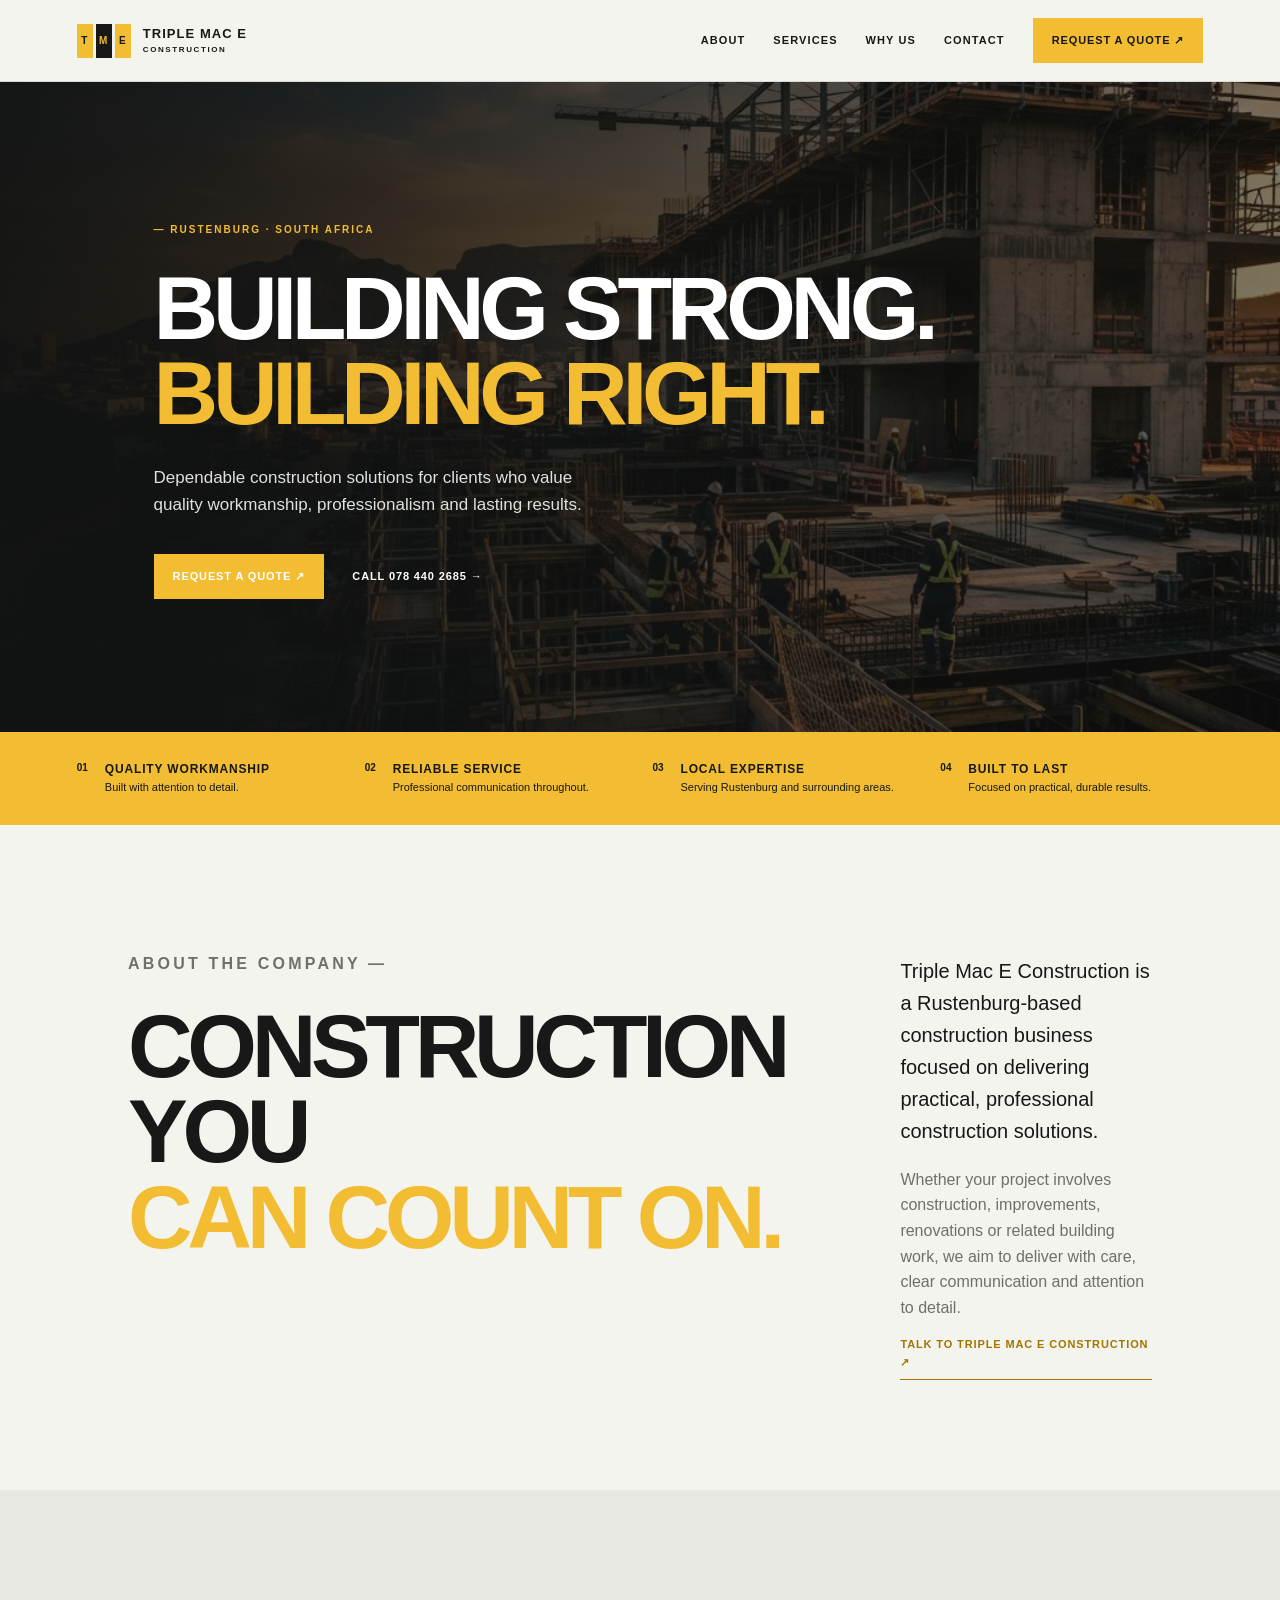
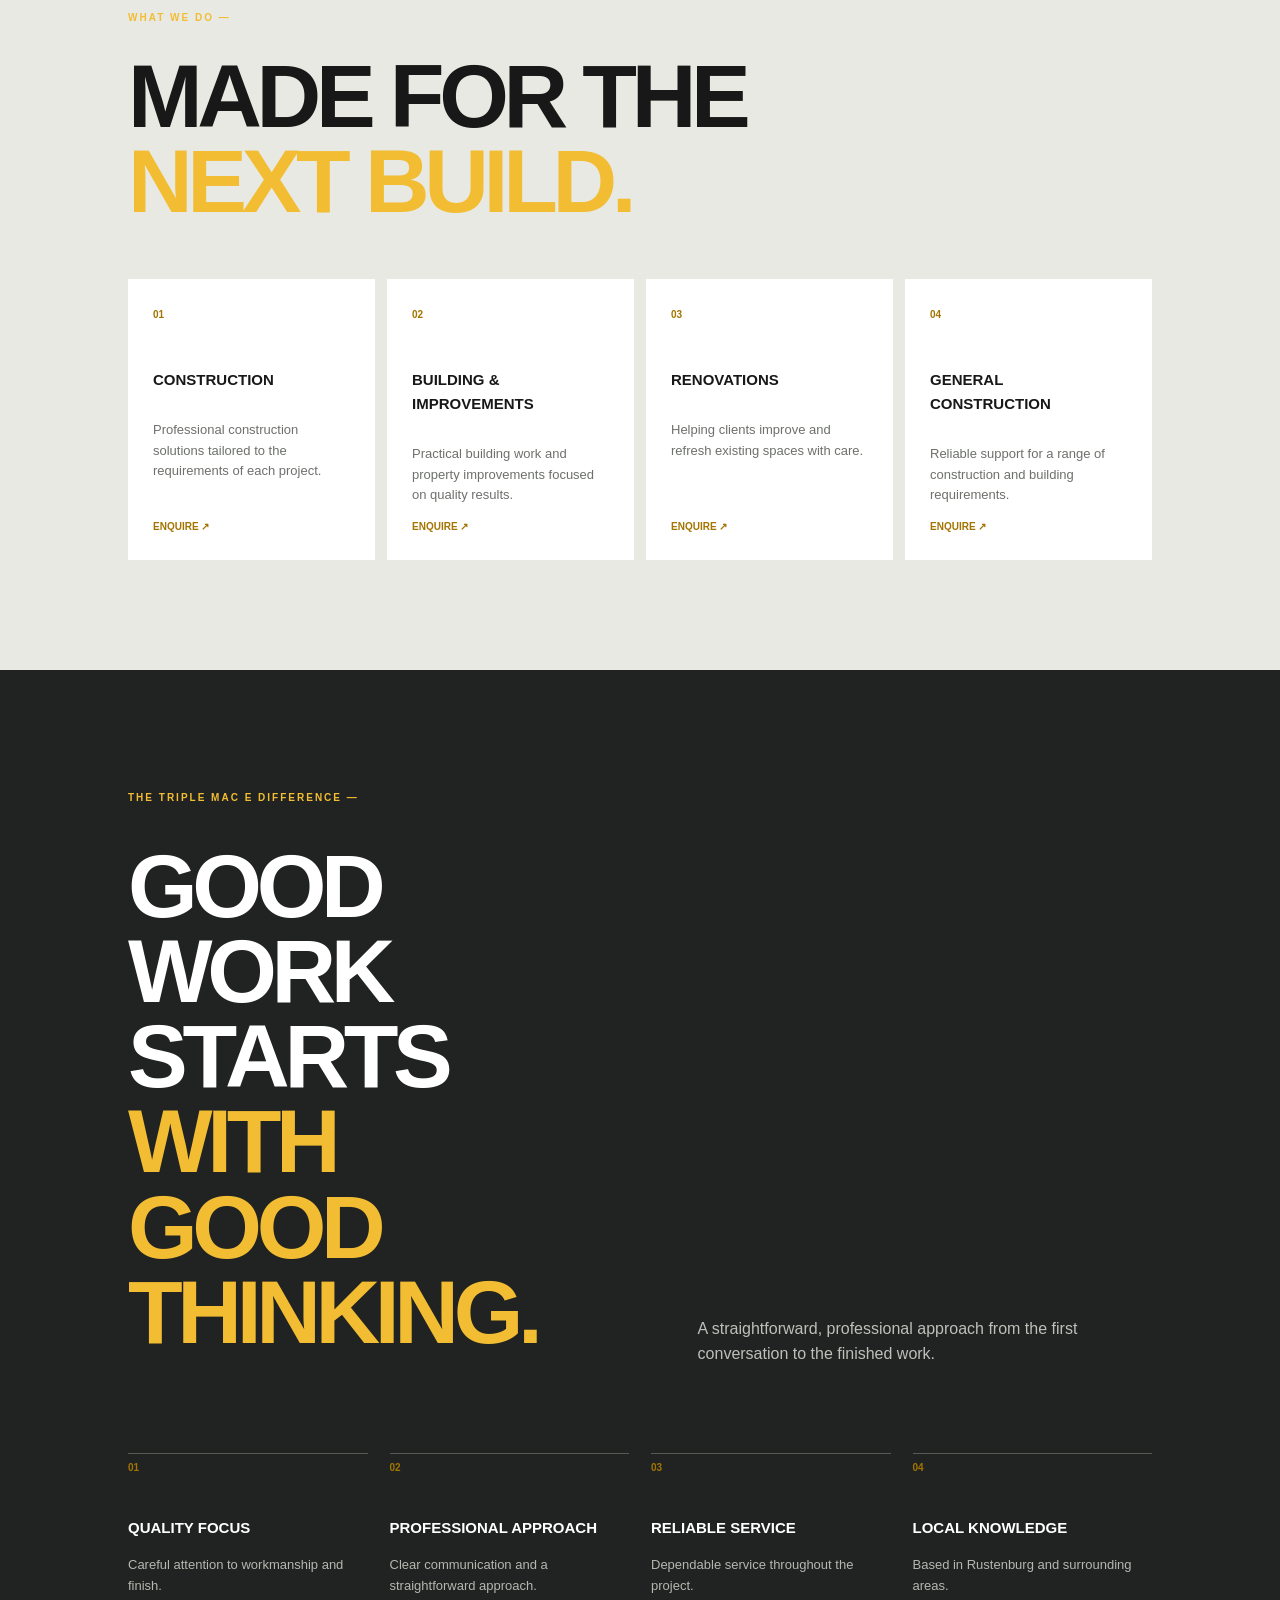
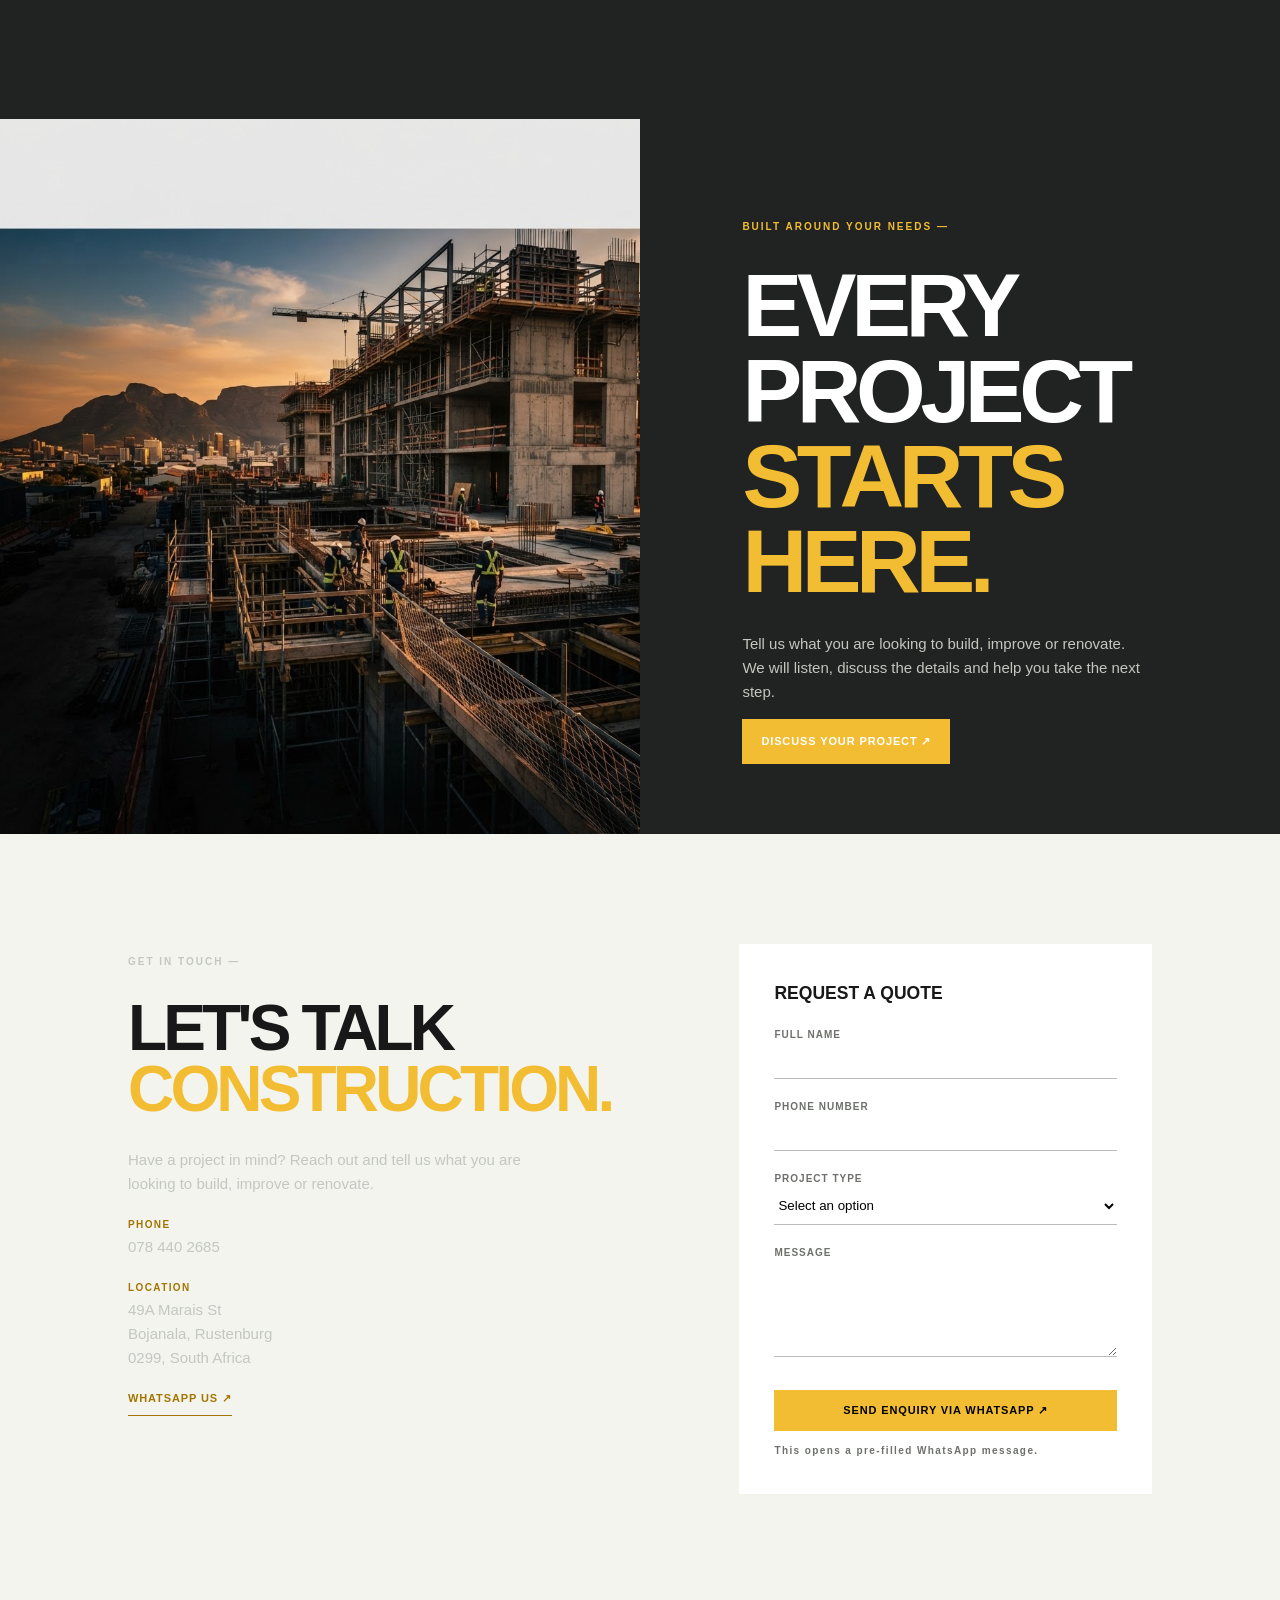
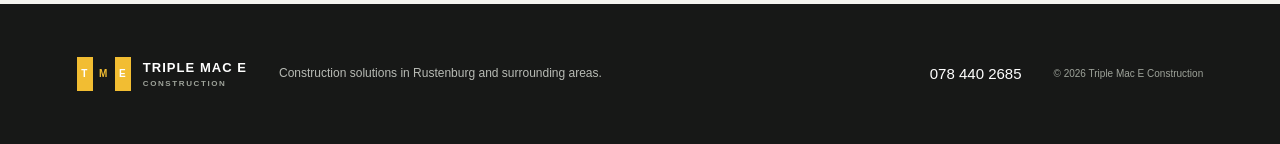
<file: index.html>
<!doctype html>
<html lang="en"><head><meta charset="utf-8"><meta name="viewport" content="width=device-width,initial-scale=1"><title>Triple Mac E Construction | Construction Services in Rustenburg</title><meta name="description" content="Dependable construction solutions in Rustenburg and surrounding areas."><meta property="og:title" content="Triple Mac E Construction"><meta property="og:description" content="Building strong. Building right."><link rel="stylesheet" href="css/style.css"></head><body>
<header class="header"><a class="brand" href="#top"><b>T</b><b>M</b><b>E</b><span>TRIPLE MAC E<small>CONSTRUCTION</small></span></a><button class="toggle" aria-label="Toggle menu">☰</button><nav><a href="#about">About</a><a href="#services">Services</a><a href="#why-us">Why Us</a><a href="#contact">Contact</a><a class="button" href="#quote">Request a Quote ↗</a></nav></header>
<main id="top"><section class="hero"><div><p class="eyebrow">— RUSTENBURG · SOUTH AFRICA</p><h1>Building strong.<br><em>Building right.</em></h1><p class="intro">Dependable construction solutions for clients who value quality workmanship, professionalism and lasting results.</p><a class="button" href="#quote">Request a Quote ↗</a> <a class="call" href="tel:+27784402685">Call 078 440 2685 →</a></div></section>
<section class="trust"><div><b>01</b><strong>Quality Workmanship</strong><small>Built with attention to detail.</small></div><div><b>02</b><strong>Reliable Service</strong><small>Professional communication throughout.</small></div><div><b>03</b><strong>Local Expertise</strong><small>Serving Rustenburg and surrounding areas.</small></div><div><b>04</b><strong>Built to Last</strong><small>Focused on practical, durable results.</small></div></section>
<section id="about" class="section split"><div><p class="kicker">ABOUT THE COMPANY —</p><h2>Construction you<br><em>can count on.</em></h2></div><div><p class="lead">Triple Mac E Construction is a Rustenburg-based construction business focused on delivering practical, professional construction solutions.</p><p>Whether your project involves construction, improvements, renovations or related building work, we aim to deliver with care, clear communication and attention to detail.</p><a class="arrow" href="#quote">Talk to Triple Mac E Construction ↗</a></div></section>
<section id="services" class="section services"><p class="kicker">WHAT WE DO —</p><h2>Made for the<br><em>next build.</em></h2><div class="cards"><article><b>01</b><h3>Construction</h3><p>Professional construction solutions tailored to the requirements of each project.</p><a href="#quote">Enquire ↗</a></article><article><b>02</b><h3>Building & Improvements</h3><p>Practical building work and property improvements focused on quality results.</p><a href="#quote">Enquire ↗</a></article><article><b>03</b><h3>Renovations</h3><p>Helping clients improve and refresh existing spaces with care.</p><a href="#quote">Enquire ↗</a></article><article><b>04</b><h3>General Construction</h3><p>Reliable support for a range of construction and building requirements.</p><a href="#quote">Enquire ↗</a></article></div></section>
<section id="why-us" class="dark section"><p class="kicker">THE TRIPLE MAC E DIFFERENCE —</p><div class="split"><h2>Good work starts<br><em>with good thinking.</em></h2><p>A straightforward, professional approach from the first conversation to the finished work.</p></div><div class="benefits"><div><b>01</b><h3>Quality focus</h3><p>Careful attention to workmanship and finish.</p></div><div><b>02</b><h3>Professional approach</h3><p>Clear communication and a straightforward approach.</p></div><div><b>03</b><h3>Reliable service</h3><p>Dependable service throughout the project.</p></div><div><b>04</b><h3>Local knowledge</h3><p>Based in Rustenburg and surrounding areas.</p></div></div></section>
<section class="visual"><div></div><aside><p class="kicker">BUILT AROUND YOUR NEEDS —</p><h2>Every project<br><em>starts here.</em></h2><p>Tell us what you are looking to build, improve or renovate. We will listen, discuss the details and help you take the next step.</p><a class="button" href="#quote">Discuss your project ↗</a></aside></section>
<section id="contact" class="section contact"><div><p class="kicker">GET IN TOUCH —</p><h2>Let's talk<br><em>construction.</em></h2><p>Have a project in mind? Reach out and tell us what you are looking to build, improve or renovate.</p><p><small>PHONE</small><br><a href="tel:+27784402685">078 440 2685</a></p><p><small>LOCATION</small><br>49A Marais St<br>Bojanala, Rustenburg<br>0299, South Africa</p><a class="arrow" target="_blank" href="https://wa.me/27784402685?text=Hello%20Triple%20Mac%20E%20Construction%2C%20I%20would%20like%20to%20enquire%20about%20a%20construction%20project.">WhatsApp us ↗</a></div><form id="quote"><h3>REQUEST A QUOTE</h3><label>Full name<input name="name" required></label><label>Phone number<input name="phone" type="tel" required></label><label>Project type<select name="type" required><option value="">Select an option</option><option>Construction</option><option>Building & Improvements</option><option>Renovation</option><option>General Construction</option></select></label><label>Message<textarea name="message" rows="5" required></textarea></label><button class="button">Send enquiry via WhatsApp ↗</button><small>This opens a pre-filled WhatsApp message.</small></form></section></main>
<footer><a class="brand" href="#top"><b>T</b><b>M</b><b>E</b><span>TRIPLE MAC E<small>CONSTRUCTION</small></span></a><p>Construction solutions in Rustenburg and surrounding areas.</p><a href="tel:+27784402685">078 440 2685</a><small>© <span id="year"></span> Triple Mac E Construction</small></footer><script src="js/script.js"></script></body></html>
</file>
<file: css/style.css>
:root{--ink:#171817;--paper:#f4f4ef;--muted:#6d706b;--line:#d8d9d4;--yellow:#f2bd32;--dark:#202321}*{box-sizing:border-box}html{scroll-behavior:smooth}body{margin:0;background:var(--paper);color:var(--ink);font:15px Arial,sans-serif;line-height:1.6}a{color:inherit;text-decoration:none}.header{height:82px;padding:0 6vw;display:flex;align-items:center;justify-content:space-between;position:sticky;top:0;z-index:2;background:var(--paper);border-bottom:1px solid var(--line)}.brand{display:flex;align-items:center;gap:3px;font-weight:800;letter-spacing:.08em;font-size:13px}.brand b{display:grid;place-items:center;width:16px;height:34px;background:var(--yellow);font-size:10px}.brand b:nth-child(2){background:var(--ink);color:var(--yellow)}.brand span{margin-left:9px;line-height:1}.brand small{display:block;font-size:8px;letter-spacing:.2em;margin-top:6px}nav{display:flex;align-items:center;gap:28px;font-size:11px;font-weight:bold;text-transform:uppercase;letter-spacing:.1em}.button{display:inline-block;padding:14px 19px;background:var(--yellow);border:0;font-size:11px;font-weight:bold;letter-spacing:.08em;text-transform:uppercase}.button:hover{background:#f8cc57}.toggle{display:none;border:0;background:none;font-size:23px}.hero{min-height:650px;padding:130px 12vw;color:#fff;background:linear-gradient(90deg,rgba(18,20,19,.96),rgba(18,20,19,.55)),url('../assets/images/construction-site.png') center/cover}.hero h1,h2{font-size:clamp(48px,7vw,95px);line-height:.95;letter-spacing:-.06em;text-transform:uppercase;margin:28px 0;font-weight:900}.hero em,h2 em{font-style:normal;color:var(--yellow)}.eyebrow,.kicker{font-size:10px;letter-spacing:.2em;font-weight:bold;color:var(--yellow);text-transform:uppercase}.intro{max-width:440px;color:#dfe1dd;font-size:17px;margin-bottom:35px}.call{margin-left:24px;font-size:11px;text-transform:uppercase;font-weight:bold;letter-spacing:.08em}.trust{display:grid;grid-template-columns:repeat(4,1fr);gap:25px;background:var(--yellow);padding:28px 6vw}.trust div{display:grid;grid-template-columns:28px 1fr}.trust b{font-size:10px}.trust strong,.trust small{grid-column:2}.trust strong{text-transform:uppercase;font-size:12px;letter-spacing:.07em}.trust small{font-size:11px}.section{padding:110px 10vw}.split{display:grid;grid-template-columns:1fr 1fr;gap:9vw}.split>p,.split>div>p{color:var(--muted);font-size:16px}.lead{font-size:20px!important;color:var(--ink)!important}.arrow{display:inline-block;border-bottom:1px solid currentColor;padding-bottom:7px;color:#a37500;font-size:11px;text-transform:uppercase;font-weight:bold;letter-spacing:.08em}.services{background:#e8e9e3}.cards{display:grid;grid-template-columns:repeat(4,1fr);gap:12px;margin-top:55px}.cards article{background:#fff;min-height:260px;padding:25px;display:flex;flex-direction:column;border-top:3px solid transparent}.cards article:hover{border-color:var(--yellow)}.cards b,.benefits b{color:#a37500;font-size:10px}.cards h3,.benefits h3{font-size:15px;text-transform:uppercase;margin-top:45px}.cards p,.benefits p{color:var(--muted);font-size:13px}.cards a{margin-top:auto;color:#a37500;font-size:10px;text-transform:uppercase;font-weight:bold}.dark{background:var(--dark);color:#fff}.dark .split{align-items:end}.dark .split>p{color:#bdc0ba}.benefits{display:grid;grid-template-columns:repeat(4,1fr);gap:22px;margin-top:70px}.benefits>div{border-top:1px solid #555b53}.benefits h3{margin-top:38px}.benefits p{color:#b4b8b0}.visual{display:grid;grid-template-columns:1fr 1fr;min-height:560px}.visual>div{background:url('../assets/images/construction-site.png') center/cover}.visual aside{padding:90px 10vw 70px 8vw;background:var(--dark);color:#fff}.visual aside p:not(.kicker),.contact p{max-width:400px;color:#c3c7c0}.contact{display:grid;grid-template-columns:1fr 1fr;gap:10vw}.contact h2{font-size:clamp(45px,5vw,70px)}.contact small{font-size:10px;letter-spacing:.14em;color:#a37500;font-weight:bold}.contact form{padding:35px;background:#fff}.contact form h3{margin-top:0}.contact label{display:block;color:var(--muted);font-size:10px;font-weight:bold;text-transform:uppercase;letter-spacing:.1em;margin:20px 0}.contact input,.contact textarea,.contact select{width:100%;padding:10px 0;border:0;border-bottom:1px solid #bbb;background:transparent;outline:0}.contact button{width:100%;margin-top:8px}.contact form small{color:var(--muted);display:block;margin-top:12px}footer{background:var(--ink);color:#fff;padding:48px 6vw;display:flex;align-items:center;gap:32px;flex-wrap:wrap}footer p{color:#b8bbb5;margin-right:auto;font-size:12px}footer small{color:#9ea39a;font-size:10px}@media(max-width:800px){.header{height:70px}.toggle{display:block}nav{display:none;position:absolute;top:70px;left:0;right:0;padding:24px 8vw;background:var(--paper);flex-direction:column;align-items:stretch}.header.open nav{display:flex}.hero{padding:100px 8vw;min-height:620px}.hero h1{font-size:56px}.call{display:block;margin:25px 0 0}.trust{grid-template-columns:1fr 1fr;padding:25px 8vw}.section{padding:75px 8vw}.split,.contact,.visual{grid-template-columns:1fr}.cards,.benefits{grid-template-columns:1fr 1fr}.visual>div{min-height:350px}.visual aside{padding:70px 8vw}.contact form{margin-top:20px}footer{padding:40px 8vw;display:block}footer>*{display:block;margin:18px 0!important}}@media(max-width:480px){.trust,.cards,.benefits{grid-template-columns:1fr}.trust div{border:0}.hero h1{font-size:48px}.split h2{font-size:48px}}
</file>
